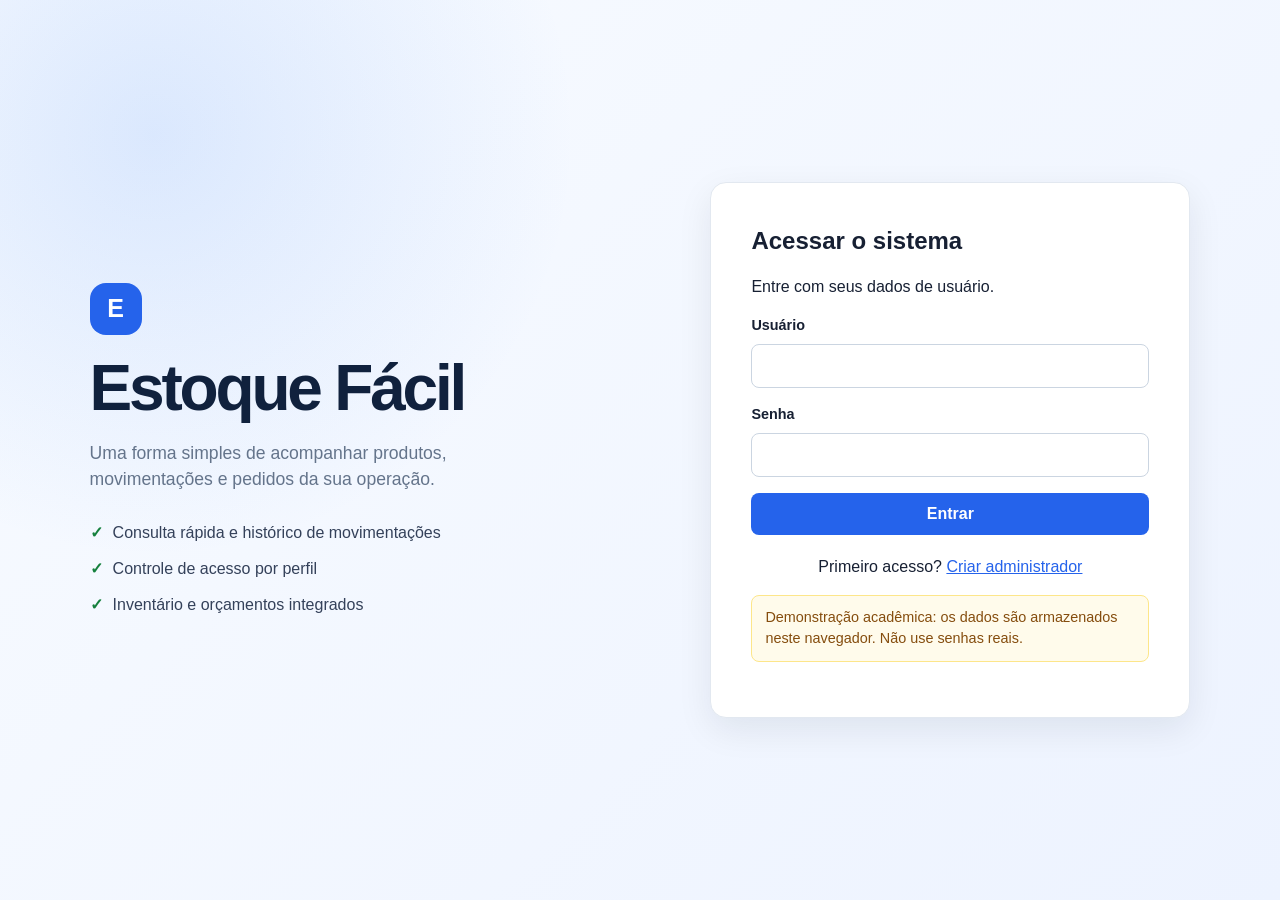
<file: index.html>
<!doctype html>
<html lang="pt-BR">
<head>
    <meta charset="utf-8">
    <meta name="viewport" content="width=device-width, initial-scale=1">
    <meta name="description" content="Sistema acadêmico demonstrativo para controle de estoque.">
    <title>Entrar | Estoque Fácil</title>
    <link rel="stylesheet" href="css/style.css">
    <script defer src="js/estoque.js"></script>
    <script defer src="js/auth.js"></script>
</head>
<body>
    <main class="auth-page">
        <section class="auth-intro">
            <span class="brand-mark" aria-hidden="true">E</span>
            <h1>Estoque Fácil</h1>
            <p>Uma forma simples de acompanhar produtos, movimentações e pedidos da sua operação.</p>
            <ul class="feature-list"><li>Consulta rápida e histórico de movimentações</li><li>Controle de acesso por perfil</li><li>Inventário e orçamentos integrados</li></ul>
        </section>
        <section class="auth-card" aria-label="Acesso ao sistema">
            <div id="login-panel">
                <h2>Acessar o sistema</h2><p>Entre com seus dados de usuário.</p>
                <form id="login-form" class="form-stack">
                    <div class="field"><label for="login-user">Usuário</label><input id="login-user" autocomplete="username" required></div>
                    <div class="field"><label for="login-password">Senha</label><input id="login-password" type="password" autocomplete="current-password" required></div>
                    <button class="button" type="submit">Entrar</button>
                </form>
                <p class="auth-toggle">Primeiro acesso? <a href="#cadastro" id="show-register">Criar administrador</a></p>
            </div>
            <div id="register-panel" class="hidden">
                <h2>Criar administrador</h2><p>O primeiro usuário cadastrado recebe acesso administrativo.</p>
                <form id="register-form" class="form-stack">
                    <div class="field"><label for="register-user">Usuário</label><input id="register-user" minlength="3" autocomplete="username" required></div>
                    <div class="field"><label for="register-password">Senha (mínimo de 6 caracteres)</label><input id="register-password" type="password" minlength="6" autocomplete="new-password" required></div>
                    <button class="button" type="submit">Cadastrar administrador</button>
                </form>
                <p class="auth-toggle">Já tem uma conta? <a href="#login" id="show-login">Voltar ao login</a></p>
            </div>
            <p class="notice warning">Demonstração acadêmica: os dados são armazenados neste navegador. Não use senhas reais.</p>
        </section>
    </main>
</body>
</html>
</file>
<file: css/style.css>
:root {
    color-scheme: light;
    --navy: #10213d;
    --navy-soft: #1b3153;
    --blue: #2563eb;
    --blue-dark: #1d4ed8;
    --blue-pale: #eff6ff;
    --page: #f3f6fb;
    --surface: #fff;
    --ink: #172033;
    --muted: #64748b;
    --line: #e2e8f0;
    --green: #15803d;
    --red: #b91c1c;
    --shadow: 0 12px 35px rgba(15, 23, 42, .08);
}

* { box-sizing: border-box; }
body { margin: 0; min-width: 320px; background: var(--page); color: var(--ink); font-family: Inter, "Segoe UI", Arial, sans-serif; line-height: 1.5; }
button, input, select { font: inherit; }
button { cursor: pointer; }
a { color: var(--blue); }
.hidden { display: none !important; }
.muted { color: var(--muted); }

.auth-page { min-height: 100vh; display: grid; grid-template-columns: minmax(280px, 1fr) minmax(320px, 480px); align-items: center; gap: clamp(32px, 8vw, 120px); padding: clamp(24px, 7vw, 96px); background: radial-gradient(circle at 12% 15%, rgba(59, 130, 246, .15), transparent 31%), linear-gradient(135deg, #f8fbff, #edf3ff); }
.auth-intro { max-width: 560px; }
.brand-mark { display: inline-grid; width: 52px; height: 52px; place-items: center; border-radius: 16px; background: var(--blue); color: white; font-size: 25px; font-weight: 800; }
.auth-intro h1 { margin: 20px 0 12px; color: var(--navy); font-size: clamp(2.4rem, 5vw, 4.2rem); line-height: 1.05; letter-spacing: -.05em; }
.auth-intro p { max-width: 460px; color: var(--muted); font-size: 1.1rem; }
.feature-list { display: grid; gap: 12px; margin: 28px 0 0; padding: 0; list-style: none; color: #34415a; }
.feature-list li::before { content: "✓"; margin-right: 10px; color: var(--green); font-weight: 800; }
.auth-card, .panel, .stat-card { border: 1px solid var(--line); border-radius: 16px; background: var(--surface); box-shadow: var(--shadow); }
.auth-card { padding: clamp(24px, 5vw, 40px); }
.auth-card h2 { margin: 0 0 4px; }
.auth-card > p { color: var(--muted); }
.form-stack, .field { display: grid; gap: 7px; }
.form-stack { gap: 16px; }
.field label { font-size: .9rem; font-weight: 650; }
.field input, .field select, .control { width: 100%; min-height: 43px; padding: 9px 12px; border: 1px solid #cbd5e1; border-radius: 8px; background: white; color: var(--ink); }
.field input:focus, .field select:focus, .control:focus { outline: 3px solid rgba(37, 99, 235, .16); border-color: var(--blue); }
.button { display: inline-flex; min-height: 40px; align-items: center; justify-content: center; gap: 8px; padding: 8px 14px; border: 1px solid transparent; border-radius: 8px; background: var(--blue); color: white; font-weight: 700; text-decoration: none; }
.button:hover { background: var(--blue-dark); }
.button.secondary { border-color: var(--line); background: white; color: var(--ink); }
.button.secondary:hover { background: #f8fafc; }
.button.danger { background: var(--red); }
.button.small { min-height: 32px; padding: 5px 9px; font-size: .82rem; }
.text-button { padding: 0; border: 0; background: none; color: var(--blue); font-weight: 650; }
.auth-toggle { margin-top: 20px; text-align: center; }
.notice { margin: 15px 0; padding: 11px 13px; border: 1px solid #bfdbfe; border-radius: 8px; background: var(--blue-pale); color: #1e40af; font-size: .9rem; }
.notice.warning { border-color: #fde68a; background: #fffbeb; color: #854d0e; }

.app-shell { min-height: 100vh; }
.topbar { position: sticky; z-index: 5; top: 0; border-bottom: 1px solid rgba(255,255,255,.12); background: var(--navy); color: white; }
.topbar-inner { display: flex; min-height: 66px; align-items: center; justify-content: space-between; gap: 16px; padding: 10px 24px; }
.brand-link { display: flex; align-items: center; gap: 10px; color: white; font-size: 1.05rem; font-weight: 800; text-decoration: none; }
.brand-link .brand-mark { width: 38px; height: 38px; border-radius: 11px; font-size: 18px; }
.user-tools { display: flex; align-items: center; gap: 14px; color: #dbeafe; font-size: .9rem; }
.user-role { color: #93c5fd; }
.app-layout { display: grid; min-height: calc(100vh - 66px); grid-template-columns: 245px minmax(0, 1fr); }
.sidebar { padding: 22px 14px; border-right: 1px solid var(--line); background: white; }
.sidebar-heading { margin: 0 10px 12px; color: var(--muted); font-size: .72rem; font-weight: 800; letter-spacing: .09em; }
.sidebar-nav { display: grid; gap: 5px; }
.sidebar-nav button { width: 100%; padding: 11px 12px; border: 0; border-radius: 8px; background: transparent; color: #475569; cursor: pointer; font-weight: 650; text-align: left; }
.sidebar-nav button:hover { background: #f1f5f9; color: var(--navy); }
.sidebar-nav button[aria-current="page"] { background: var(--blue-pale); color: var(--blue-dark); }
.workspace { min-width: 0; }
.browser-tabs { display: flex; min-height: 46px; align-items: end; gap: 3px; overflow-x: auto; padding: 7px 12px 0; border-bottom: 1px solid #cbd5e1; background: #e8edf5; }
.browser-tab { display: flex; flex: 0 0 auto; max-width: 240px; min-width: 130px; align-items: center; gap: 4px; padding: 5px 8px 0 12px; border: 1px solid #cbd5e1; border-bottom: 0; border-radius: 9px 9px 0 0; background: #dce3ed; color: #475569; }
.browser-tab.active { position: relative; z-index: 1; min-height: 39px; background: white; color: var(--navy); }
.browser-tab-label { overflow: hidden; flex: 1; padding: 7px 0; border: 0; background: transparent; color: inherit; cursor: pointer; font-size: .88rem; text-align: left; text-overflow: ellipsis; white-space: nowrap; }
.browser-tab-close { display: grid; width: 25px; height: 25px; flex: 0 0 auto; place-items: center; border: 0; border-radius: 50%; background: transparent; color: #64748b; cursor: pointer; font-size: 1.1rem; line-height: 1; }
.browser-tab-close:hover { background: #e2e8f0; color: #b91c1c; }
.page-main { max-width: 1480px; margin: auto; padding: 26px 28px 60px; }
.page-heading { display: flex; align-items: flex-end; justify-content: space-between; gap: 18px; margin-bottom: 22px; }
.page-heading h1 { margin: 0; color: var(--navy); font-size: clamp(1.7rem, 3vw, 2.25rem); letter-spacing: -.035em; }
.page-heading p { margin: 5px 0 0; color: var(--muted); }
.panel { padding: clamp(18px, 3vw, 26px); box-shadow: 0 3px 16px rgba(15, 23, 42, .035); }
.panel + .panel { margin-top: 18px; }
.panel h2, .panel h3 { margin-top: 0; }
.stats-grid { display: grid; grid-template-columns: repeat(3, minmax(0, 1fr)); gap: 15px; margin-bottom: 18px; }
.stat-card { padding: 20px; }
.stat-card span { display: block; color: var(--muted); font-size: .9rem; }
.stat-card strong { display: block; margin-top: 4px; color: var(--navy); font-size: 1.8rem; }
.toolbar, .form-actions { display: flex; flex-wrap: wrap; align-items: center; gap: 10px; margin: 15px 0; }
.toolbar .control { max-width: 370px; }
.form-grid { display: grid; grid-template-columns: repeat(2, minmax(0, 1fr)); gap: 15px; }
.table-wrap { width: 100%; overflow-x: auto; border: 1px solid var(--line); border-radius: 10px; }
table { width: 100%; border-collapse: collapse; background: white; text-align: left; }
th, td { padding: 11px 13px; border-bottom: 1px solid var(--line); vertical-align: middle; }
th { background: #f8fafc; color: #475569; font-size: .82rem; white-space: nowrap; }
tr:last-child td { border-bottom: 0; }
.empty-cell { padding: 24px; color: var(--muted); text-align: center; }
.badge { display: inline-flex; padding: 4px 9px; border-radius: 999px; background: var(--blue-pale); color: #1d4ed8; font-size: .8rem; font-weight: 700; }
.badge.low { background: #fff7ed; color: #c2410c; }
.inline-form { display: grid; grid-template-columns: minmax(160px, 1fr) 110px auto; align-items: end; gap: 10px; }
.summary-row { display: flex; justify-content: flex-end; gap: 20px; padding-top: 15px; font-weight: 700; }
.toast { position: fixed; z-index: 20; right: 20px; bottom: 20px; max-width: min(420px, calc(100vw - 40px)); padding: 12px 16px; border-radius: 9px; background: #172033; color: white; box-shadow: var(--shadow); }
.toast.error { background: #991b1b; }
.history-section { margin-top: 20px; }
.invoice { max-width: 780px; margin: 20px auto 0; border: 1px dashed #94a3b8; padding: 26px; }
.invoice h2 { text-align: center; }
.footer-note { margin-top: 18px; color: var(--muted); font-size: .85rem; }

@media (max-width: 760px) {
    .auth-page { grid-template-columns: 1fr; align-content: center; gap: 22px; padding: 24px; }
    .auth-intro h1 { font-size: 2.5rem; }
    .auth-intro p, .feature-list { display: none; }
    .topbar-inner { align-items: flex-start; padding: 12px 16px; }
    .user-tools { flex-wrap: wrap; justify-content: flex-end; gap: 7px; }
    .app-layout { grid-template-columns: 1fr; }
    .sidebar { padding: 10px 12px; border-right: 0; border-bottom: 1px solid var(--line); }
    .sidebar-heading { margin: 2px 4px 7px; }
    .sidebar-nav { display: flex; gap: 5px; overflow-x: auto; }
    .sidebar-nav button { width: auto; flex: 0 0 auto; padding: 8px 10px; font-size: .85rem; }
    .browser-tabs { padding-right: 7px; padding-left: 7px; }
    .browser-tab { min-width: 118px; }
    .page-main { padding: 22px 15px 42px; }
    .stats-grid, .form-grid { grid-template-columns: 1fr; }
    .inline-form { grid-template-columns: 1fr 90px; }
    .inline-form .button { grid-column: 1 / -1; }
    .page-heading { align-items: flex-start; flex-direction: column; }
}
@media print {
    .topbar, .sidebar, .browser-tabs, .page-heading, .no-print, .footer-note { display: none !important; }
    body { background: white; }
    .page-main { max-width: none; padding: 0; }
    .invoice { border: 0; }
}
</file>
